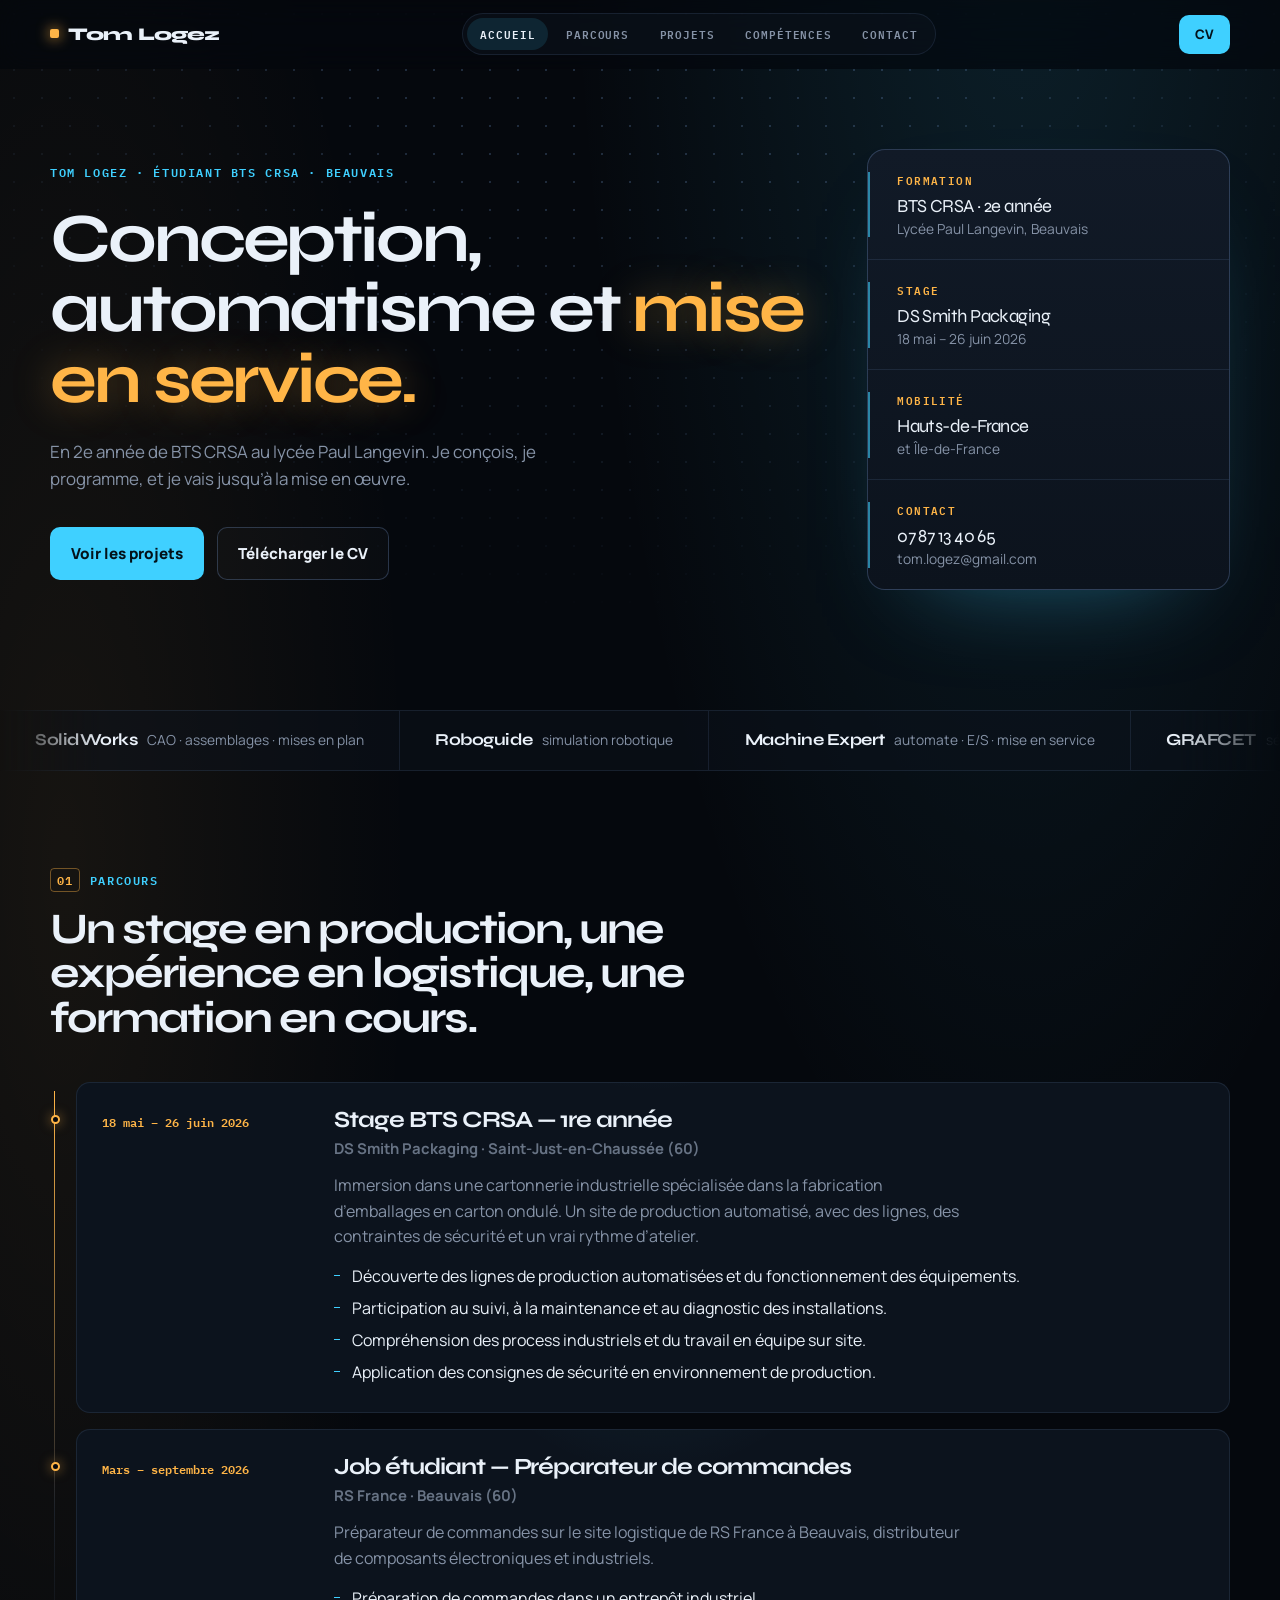
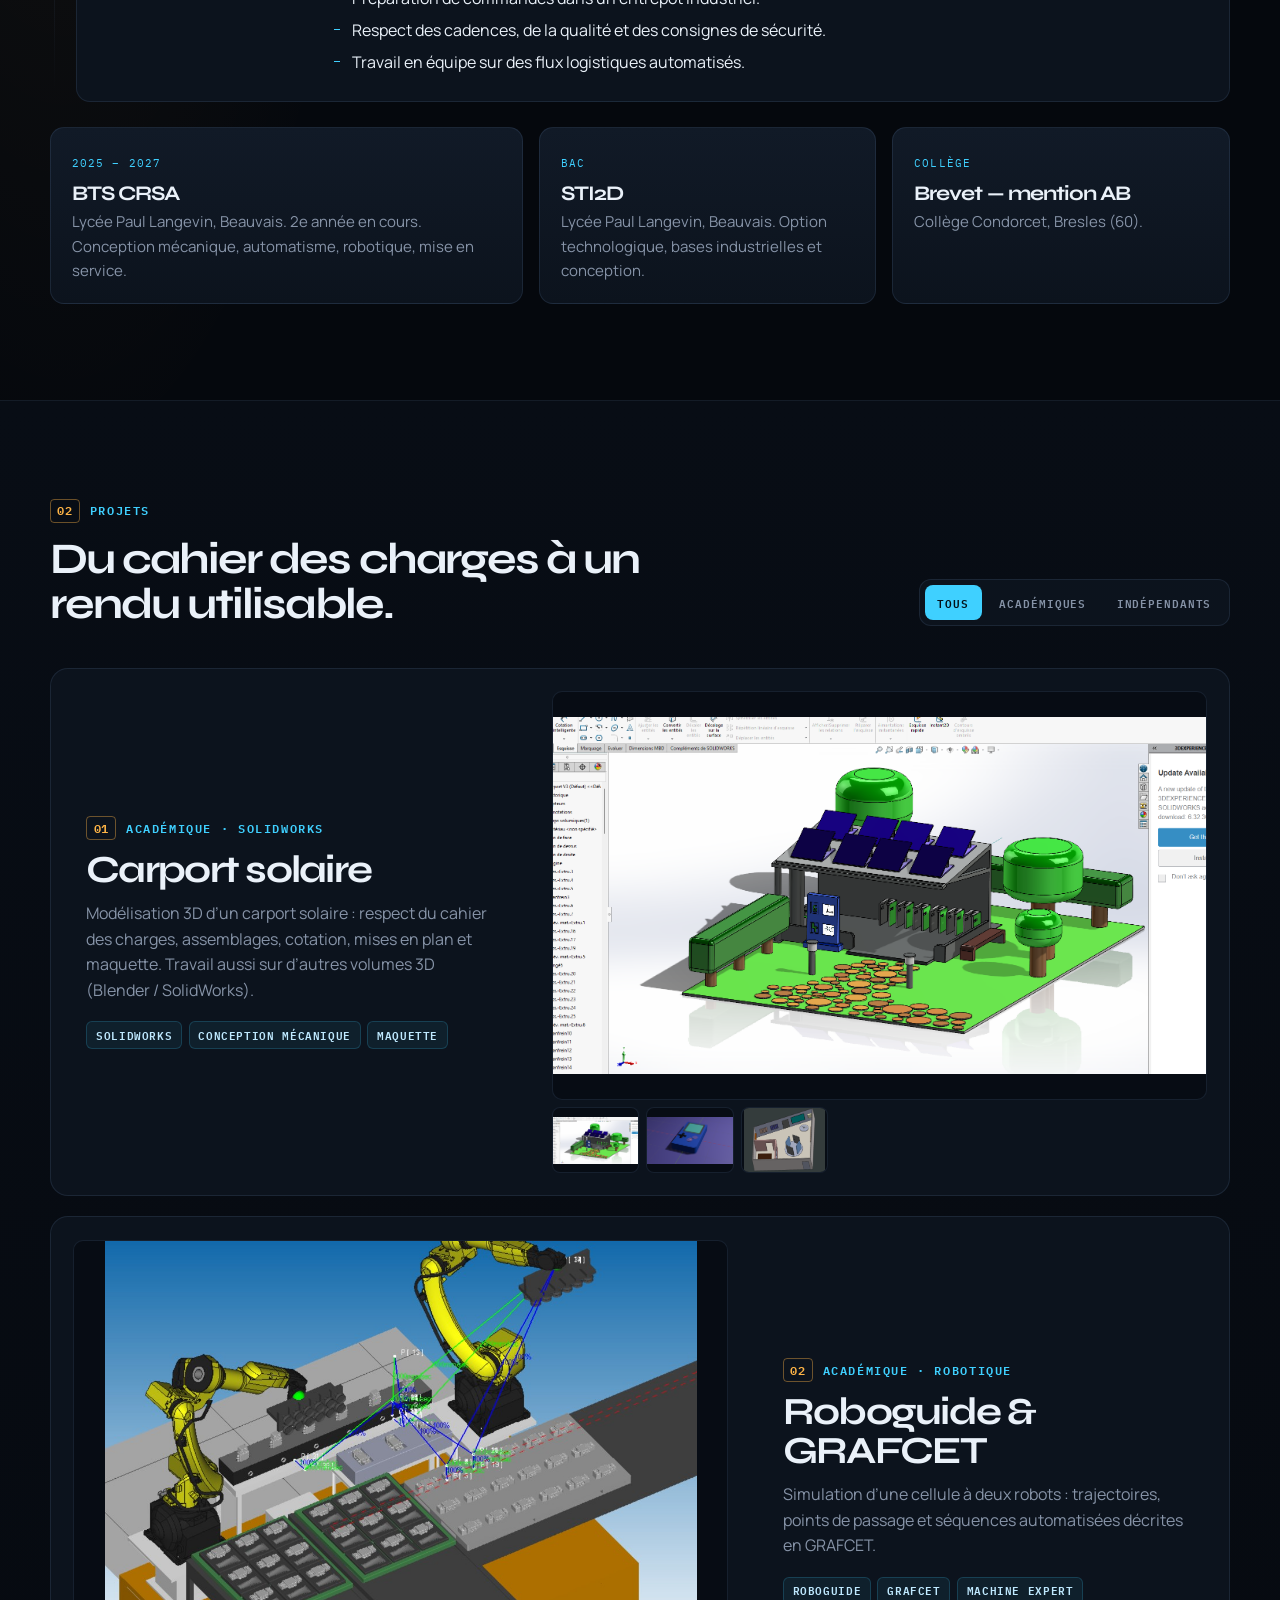
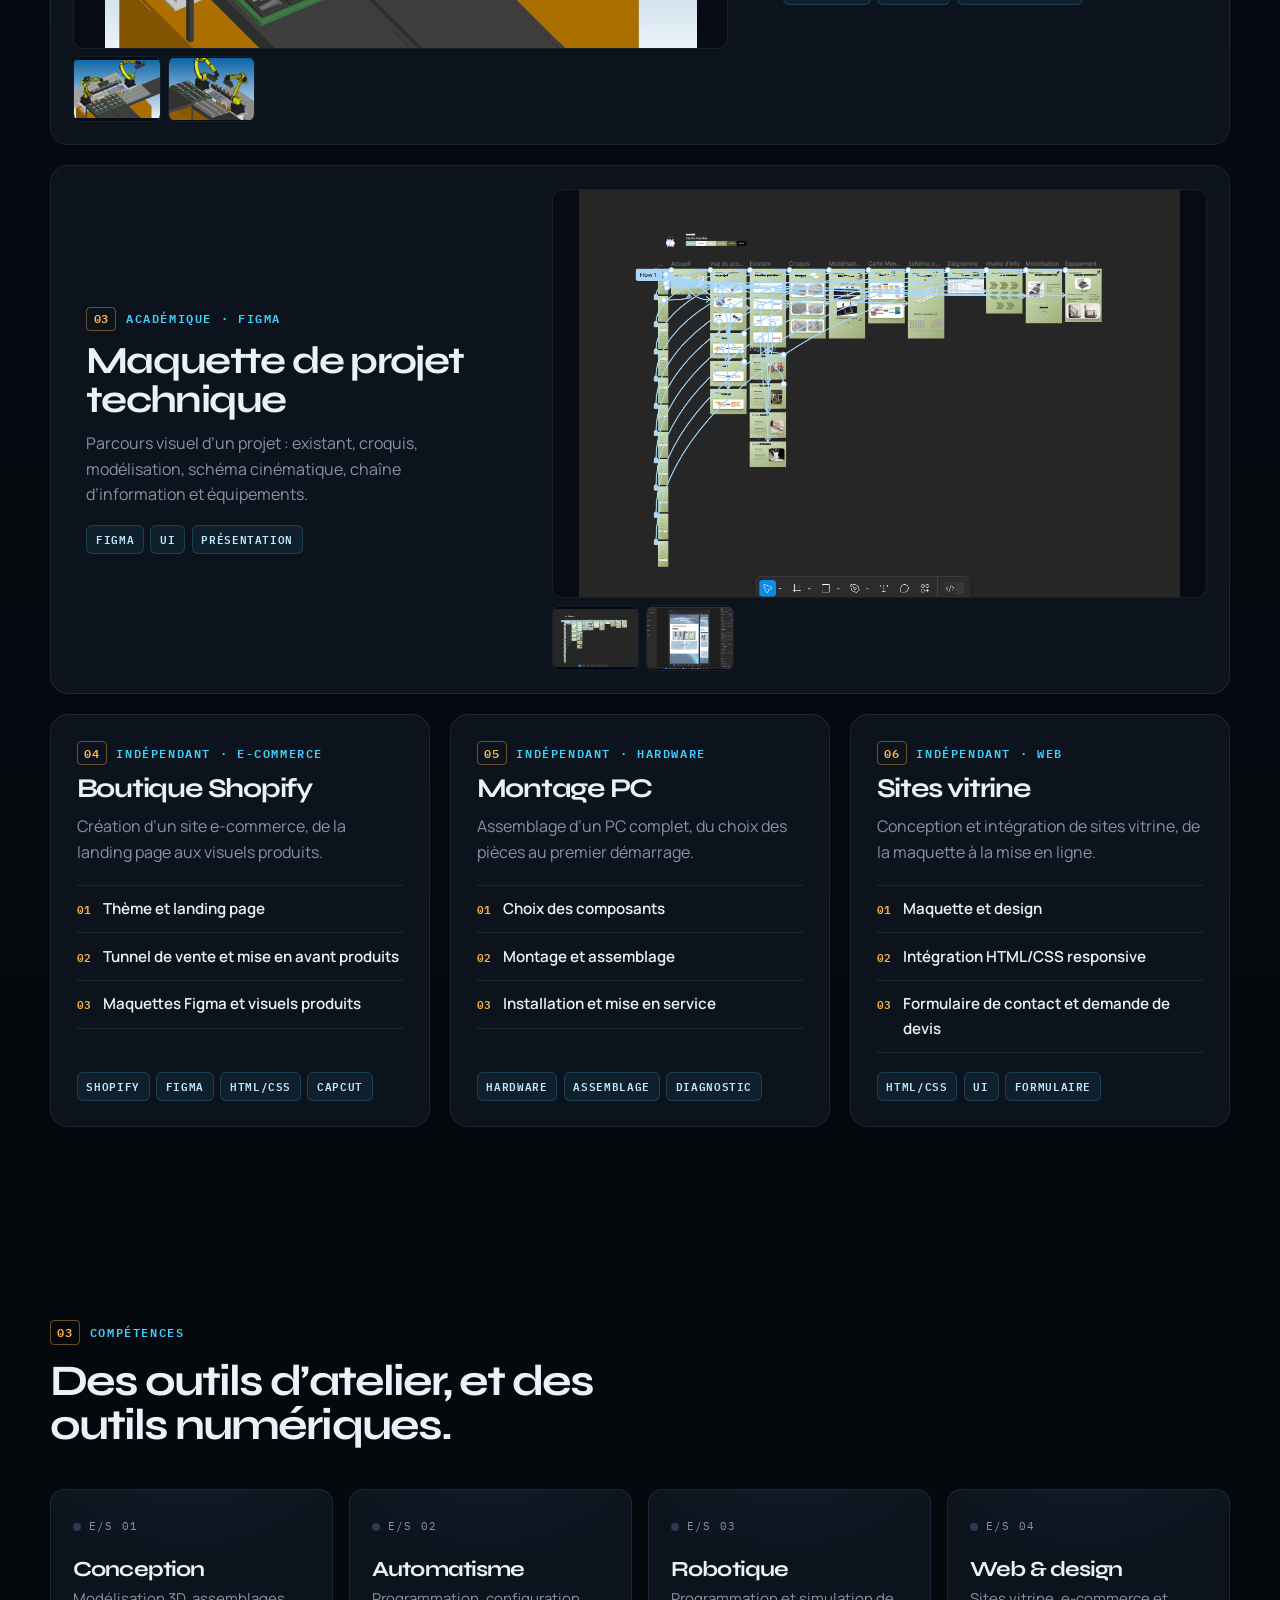
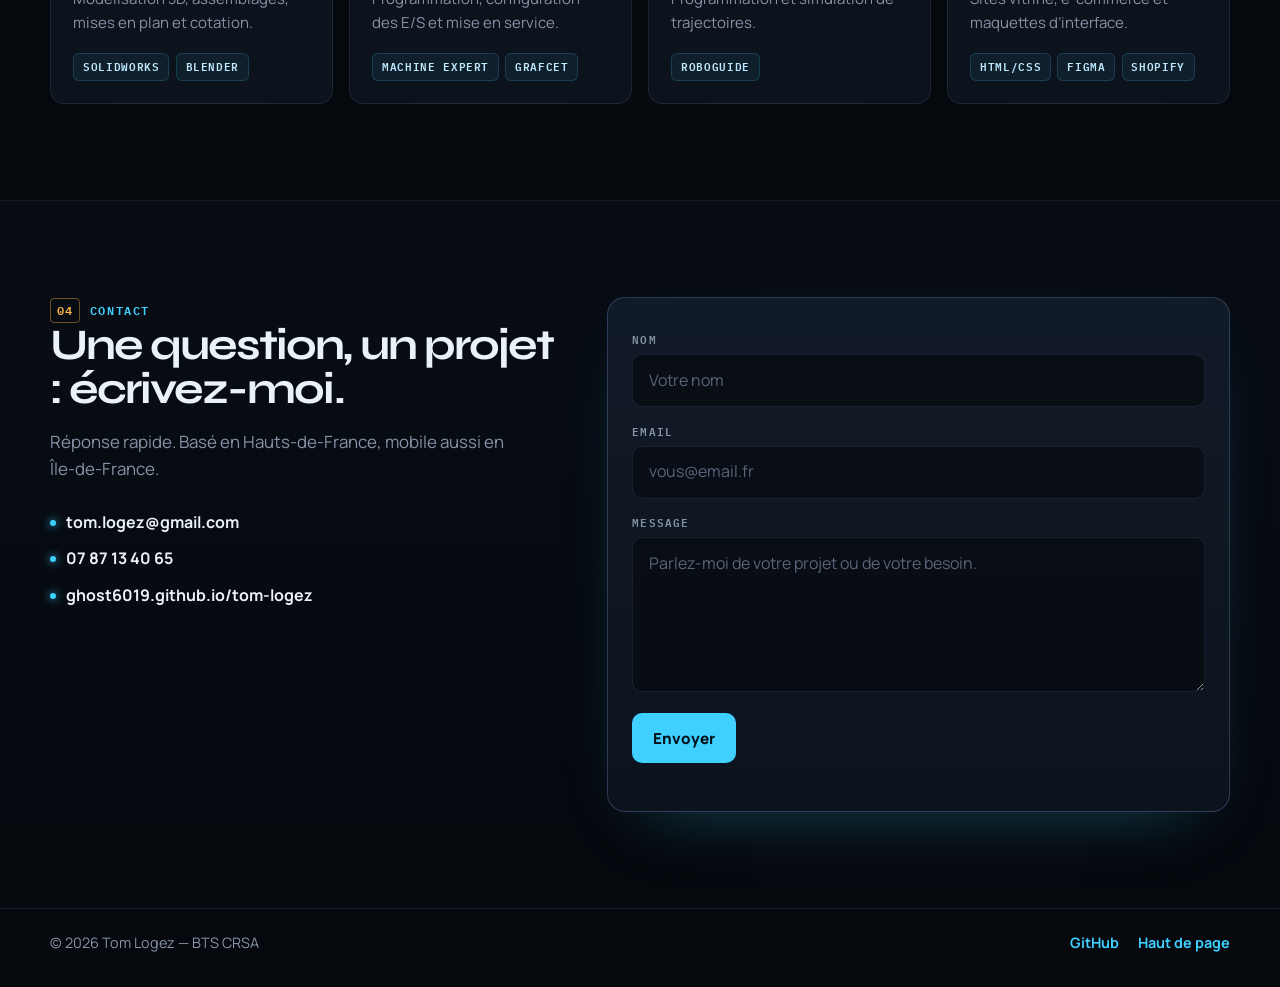
<file: index.html>
<!DOCTYPE html>
<html lang="fr">
<head>
  <meta charset="UTF-8">
  <meta name="viewport" content="width=device-width, initial-scale=1.0">
  <title>Tom Logez — Portfolio BTS CRSA</title>
  <meta name="description" content="Portfolio de Tom Logez, étudiant en BTS CRSA à Beauvais. Automatisme, conception SolidWorks, robotique et projets web.">
  <link rel="preconnect" href="https://fonts.googleapis.com">
  <link rel="preconnect" href="https://fonts.gstatic.com" crossorigin>
  <link href="https://fonts.googleapis.com/css2?family=IBM+Plex+Mono:wght@500;600&family=Manrope:wght@400;500;600;700;800&family=Syne:wght@700;800&display=swap" rel="stylesheet">
  <link rel="stylesheet" href="css/styles.css">
</head>
<body>
  <a class="skip" href="#accueil">Aller au contenu</a>
  <header class="header" id="header">
    <div class="wrap header__inner">
      <a class="logo" href="#accueil">Tom Logez</a>
      <nav class="nav" id="nav" aria-label="Navigation principale">
        <a href="#accueil">Accueil</a>
        <a href="#parcours">Parcours</a>
        <a href="#projets">Projets</a>
        <a href="#competences">Compétences</a>
        <a href="#contact">Contact</a>
        <a class="nav__cv" href="cv.html">Voir le CV</a>
      </nav>
      <a class="btn btn--small" href="cv.html">CV</a>
      <button class="burger" id="burger" type="button" aria-label="Ouvrir le menu" aria-expanded="false">
        <span></span><span></span>
      </button>
    </div>
  </header>

  <main>
    <section class="hero" id="accueil">
      <div class="wrap hero__grid">
        <div class="hero__copy">
          <p class="eyebrow">Tom Logez · Étudiant BTS CRSA · Beauvais</p>
          <h1>Conception, automatisme et <em>mise en service.</em></h1>
          <p class="lead">
            En 2e année de BTS CRSA au lycée Paul Langevin. Je conçois, je programme,
            et je vais jusqu’à la mise en œuvre.
          </p>
          <div class="hero__actions">
            <a class="btn" href="#projets">Voir les projets</a>
            <a class="btn btn--ghost" href="cv.html">Télécharger le CV</a>
          </div>
        </div>

        <dl class="specs" aria-label="Infos clés">
          <div>
            <dt>Formation</dt>
            <dd>BTS CRSA · 2e année<small>Lycée Paul Langevin, Beauvais</small></dd>
          </div>
          <div>
            <dt>Stage</dt>
            <dd>DS Smith Packaging<small>18 mai – 26 juin 2026</small></dd>
          </div>
          <div>
            <dt>Mobilité</dt>
            <dd>Hauts-de-France<small>et Île-de-France</small></dd>
          </div>
          <div>
            <dt>Contact</dt>
            <dd><a href="tel:+33787134065">07 87 13 40 65</a><small><a href="mailto:tom.logez@gmail.com">tom.logez@gmail.com</a></small></dd>
          </div>
        </dl>
      </div>
    </section>

    <section class="ticker" aria-label="Outils">
      <div class="ticker__track">
        <p><strong>SolidWorks</strong> CAO · assemblages · mises en plan</p>
        <p><strong>Roboguide</strong> simulation robotique</p>
        <p><strong>Machine Expert</strong> automate · E/S · mise en service</p>
        <p><strong>GRAFCET</strong> séquences automatisées</p>
        <p><strong>Figma</strong> maquettes d’interface</p>
        <p><strong>HTML/CSS</strong> sites vitrine</p>
        <p><strong>Shopify</strong> e-commerce</p>
      </div>
    </section>

    <section class="section" id="parcours">
      <div class="wrap">
        <div class="section__head">
          <p class="eyebrow"><span>01</span> Parcours</p>
          <h2>Un stage en production, une expérience en logistique, une formation en cours.</h2>
        </div>

        <div class="rail">
          <article class="rail__item">
            <p class="rail__when">18 mai – 26 juin 2026</p>
            <div>
              <h3>Stage BTS CRSA — 1re année</h3>
              <p class="where">DS Smith Packaging · Saint-Just-en-Chaussée (60)</p>
              <p>
                Immersion dans une cartonnerie industrielle spécialisée dans la fabrication
                d’emballages en carton ondulé. Un site de production automatisé, avec des
                lignes, des contraintes de sécurité et un vrai rythme d’atelier.
              </p>
              <ul>
                <li>Découverte des lignes de production automatisées et du fonctionnement des équipements.</li>
                <li>Participation au suivi, à la maintenance et au diagnostic des installations.</li>
                <li>Compréhension des process industriels et du travail en équipe sur site.</li>
                <li>Application des consignes de sécurité en environnement de production.</li>
              </ul>
            </div>
          </article>

          <article class="rail__item">
            <p class="rail__when">Mars – septembre 2026</p>
            <div>
              <h3>Job étudiant — Préparateur de commandes</h3>
              <p class="where">RS France · Beauvais (60)</p>
              <p>
                Préparateur de commandes sur le site logistique de RS France à Beauvais,
                distributeur de composants électroniques et industriels.
              </p>
              <ul>
                <li>Préparation de commandes dans un entrepôt industriel.</li>
                <li>Respect des cadences, de la qualité et des consignes de sécurité.</li>
                <li>Travail en équipe sur des flux logistiques automatisés.</li>
              </ul>
            </div>
          </article>
        </div>

        <div class="schools">
          <article>
            <span>2025 – 2027</span>
            <h3>BTS CRSA</h3>
            <p>Lycée Paul Langevin, Beauvais. 2e année en cours. Conception mécanique, automatisme, robotique, mise en service.</p>
          </article>
          <article>
            <span>Bac</span>
            <h3>STI2D</h3>
            <p>Lycée Paul Langevin, Beauvais. Option technologique, bases industrielles et conception.</p>
          </article>
          <article>
            <span>Collège</span>
            <h3>Brevet — mention AB</h3>
            <p>Collège Condorcet, Bresles (60).</p>
          </article>
        </div>
      </div>
    </section>

    <section class="section section--line" id="projets">
      <div class="wrap">
        <div class="section__head section__head--row">
          <div>
            <p class="eyebrow"><span>02</span> Projets</p>
            <h2>Du cahier des charges à un rendu utilisable.</h2>
          </div>
          <div class="filters" role="group" aria-label="Filtrer les projets">
            <button type="button" class="is-on" data-filter="all" aria-pressed="true">Tous</button>
            <button type="button" data-filter="academique" aria-pressed="false">Académiques</button>
            <button type="button" data-filter="independant" aria-pressed="false">Indépendants</button>
          </div>
        </div>

        <div class="works">
          <article class="case work work--wide" data-cat="academique">
            <div class="work__copy">
              <p class="kicker"><span>01</span> Académique · SolidWorks</p>
              <h3>Carport solaire</h3>
              <p>Modélisation 3D d’un carport solaire : respect du cahier des charges, assemblages, cotation, mises en plan et maquette. Travail aussi sur d’autres volumes 3D (Blender / SolidWorks).</p>
              <ul class="tags">
                <li>SolidWorks</li>
                <li>Conception mécanique</li>
                <li>Maquette</li>
              </ul>
            </div>
            <div class="work__media">
              <button type="button" class="shot" data-lightbox="assets/projets/academique/carport-1.png">
                <img src="assets/projets/academique/carport-1.png" alt="Modélisation SolidWorks du carport solaire">
              </button>
              <div class="thumbs">
                <button type="button" data-lightbox="assets/projets/academique/carport-1.png"><img src="assets/projets/academique/carport-1.png" alt=""></button>
                <button type="button" data-lightbox="assets/projets/academique/carport-blender.png"><img src="assets/projets/academique/carport-blender.png" alt=""></button>
                <button type="button" data-lightbox="assets/projets/academique/modelisation-3d.png"><img src="assets/projets/academique/modelisation-3d.png" alt=""></button>
              </div>
            </div>
          </article>

          <article class="case work work--wide work--flip" data-cat="academique">
            <div class="work__copy">
              <p class="kicker"><span>02</span> Académique · Robotique</p>
              <h3>Roboguide &amp; GRAFCET</h3>
              <p>Simulation d’une cellule à deux robots : trajectoires, points de passage et séquences automatisées décrites en GRAFCET.</p>
              <ul class="tags">
                <li>Roboguide</li>
                <li>GRAFCET</li>
                <li>Machine Expert</li>
              </ul>
            </div>
            <div class="work__media">
              <button type="button" class="shot" data-lightbox="assets/projets/academique/roboguide-trajectoires.png">
                <img src="assets/projets/academique/roboguide-trajectoires.png" alt="Trajectoires et points de passage des deux robots sur Roboguide">
              </button>
              <div class="thumbs">
                <button type="button" data-lightbox="assets/projets/academique/roboguide-trajectoires.png"><img src="assets/projets/academique/roboguide-trajectoires.png" alt=""></button>
                <button type="button" data-lightbox="assets/projets/academique/roboguide-cellule.png"><img src="assets/projets/academique/roboguide-cellule.png" alt=""></button>
              </div>
            </div>
          </article>

          <article class="case work work--wide" data-cat="academique">
            <div class="work__copy">
              <p class="kicker"><span>03</span> Académique · Figma</p>
              <h3>Maquette de projet technique</h3>
              <p>Parcours visuel d’un projet : existant, croquis, modélisation, schéma cinématique, chaîne d’information et équipements.</p>
              <ul class="tags">
                <li>Figma</li>
                <li>UI</li>
                <li>Présentation</li>
              </ul>
            </div>
            <div class="work__media">
              <button type="button" class="shot" data-lightbox="assets/projets/academique/figma-1.png">
                <img src="assets/projets/academique/figma-1.png" alt="Maquette Figma du projet académique">
              </button>
              <div class="thumbs">
                <button type="button" data-lightbox="assets/projets/academique/figma-1.png"><img src="assets/projets/academique/figma-1.png" alt=""></button>
                <button type="button" data-lightbox="assets/projets/academique/figma-2.png"><img src="assets/projets/academique/figma-2.png" alt=""></button>
              </div>
            </div>
          </article>

          <article class="case work work--card" data-cat="independant">
            <p class="kicker"><span>04</span> Indépendant · E-commerce</p>
            <h3>Boutique Shopify</h3>
            <p>Création d’un site e-commerce, de la landing page aux visuels produits.</p>
            <ul class="deliverables">
              <li>Thème et landing page</li>
              <li>Tunnel de vente et mise en avant produits</li>
              <li>Maquettes Figma et visuels produits</li>
            </ul>
            <ul class="tags">
              <li>Shopify</li>
              <li>Figma</li>
              <li>HTML/CSS</li>
              <li>CapCut</li>
            </ul>
          </article>

          <article class="case work work--card" data-cat="independant">
            <p class="kicker"><span>05</span> Indépendant · Hardware</p>
            <h3>Montage PC</h3>
            <p>Assemblage d’un PC complet, du choix des pièces au premier démarrage.</p>
            <ul class="deliverables">
              <li>Choix des composants</li>
              <li>Montage et assemblage</li>
              <li>Installation et mise en service</li>
            </ul>
            <ul class="tags">
              <li>Hardware</li>
              <li>Assemblage</li>
              <li>Diagnostic</li>
            </ul>
          </article>

          <article class="case work work--card" data-cat="independant">
            <p class="kicker"><span>06</span> Indépendant · Web</p>
            <h3>Sites vitrine</h3>
            <p>Conception et intégration de sites vitrine, de la maquette à la mise en ligne.</p>
            <ul class="deliverables">
              <li>Maquette et design</li>
              <li>Intégration HTML/CSS responsive</li>
              <li>Formulaire de contact et demande de devis</li>
            </ul>
            <ul class="tags">
              <li>HTML/CSS</li>
              <li>UI</li>
              <li>Formulaire</li>
            </ul>
          </article>
        </div>
      </div>
    </section>

    <section class="section" id="competences">
      <div class="wrap">
        <div class="section__head">
          <p class="eyebrow"><span>03</span> Compétences</p>
          <h2>Des outils d’atelier, et des outils numériques.</h2>
        </div>
        <div class="skills">
          <article>
            <span class="skills__io">E/S 01</span>
            <h3>Conception</h3>
            <p>Modélisation 3D, assemblages, mises en plan et cotation.</p>
            <ul class="tags">
              <li>SolidWorks</li>
              <li>Blender</li>
            </ul>
          </article>
          <article>
            <span class="skills__io">E/S 02</span>
            <h3>Automatisme</h3>
            <p>Programmation, configuration des E/S et mise en service.</p>
            <ul class="tags">
              <li>Machine Expert</li>
              <li>GRAFCET</li>
            </ul>
          </article>
          <article>
            <span class="skills__io">E/S 03</span>
            <h3>Robotique</h3>
            <p>Programmation et simulation de trajectoires.</p>
            <ul class="tags">
              <li>Roboguide</li>
            </ul>
          </article>
          <article>
            <span class="skills__io">E/S 04</span>
            <h3>Web &amp; design</h3>
            <p>Sites vitrine, e-commerce et maquettes d’interface.</p>
            <ul class="tags">
              <li>HTML/CSS</li>
              <li>Figma</li>
              <li>Shopify</li>
            </ul>
          </article>
        </div>
      </div>
    </section>

    <section class="section section--line" id="contact">
      <div class="wrap contact">
        <div>
          <p class="eyebrow"><span>04</span> Contact</p>
          <h2>Une question, un projet : écrivez-moi.</h2>
          <p class="lead">Réponse rapide. Basé en Hauts-de-France, mobile aussi en Île-de-France.</p>
          <ul class="contact__list">
            <li><a href="mailto:tom.logez@gmail.com">tom.logez@gmail.com</a></li>
            <li><a href="tel:+33787134065">07 87 13 40 65</a></li>
            <li><a href="https://ghost6019.github.io/tom-logez/">ghost6019.github.io/tom-logez</a></li>
          </ul>
        </div>
        <form class="form" id="contactForm" novalidate>
          <label for="name">Nom</label>
          <input id="name" name="name" type="text" required autocomplete="name" placeholder="Votre nom">
          <label for="email">Email</label>
          <input id="email" name="email" type="email" required autocomplete="email" placeholder="vous@email.fr">
          <label for="message">Message</label>
          <textarea id="message" name="message" rows="5" required placeholder="Parlez-moi de votre projet ou de votre besoin."></textarea>
          <button class="btn" type="submit">Envoyer</button>
          <p class="form__note" id="formNote" role="status"></p>
        </form>
      </div>
    </section>
  </main>

  <footer class="footer">
    <div class="wrap footer__inner">
      <p>© 2026 Tom Logez — BTS CRSA</p>
      <div class="footer__links">
        <a href="https://github.com/ghost6019/tom-logez">GitHub</a>
        <a href="#accueil">Haut de page</a>
      </div>
    </div>
  </footer>

  <div class="lightbox" id="lightbox" hidden>
    <button type="button" class="lightbox__close" aria-label="Fermer">Fermer</button>
    <img alt="">
  </div>

  <script src="js/main.js"></script>
</body>
</html>
</file>
<file: css/styles.css>
:root {
  --bg: #05080d;
  --bg-2: #080d15;
  --surface: #0c131d;
  --surface-2: #111a27;
  --ink: #eaf1f9;
  --muted: #8693a7;
  --line: rgba(130, 170, 230, 0.12);
  --line-strong: rgba(130, 170, 230, 0.26);
  --accent: #3fd0ff;
  --signal: #ffb547;
  --glow: 0 0 0 1px rgba(63, 208, 255, 0.35), 0 10px 40px -10px rgba(63, 208, 255, 0.5);
  --radius: 14px;
  --display: "Syne", system-ui, sans-serif;
  --body: "Manrope", system-ui, sans-serif;
  --mono: "IBM Plex Mono", ui-monospace, monospace;
}

*,
*::before,
*::after {
  box-sizing: border-box;
  margin: 0;
  padding: 0;
}

html {
  scroll-behavior: smooth;
  background: var(--bg);
}

body {
  font-family: var(--body);
  color: var(--ink);
  line-height: 1.6;
  -webkit-font-smoothing: antialiased;
  background:
    radial-gradient(ellipse 60% 45% at 80% -5%, rgba(63, 208, 255, 0.13), transparent 60%),
    radial-gradient(ellipse 45% 35% at 5% 15%, rgba(255, 181, 71, 0.07), transparent 60%),
    var(--bg);
  position: relative;
  overflow-x: clip;
}

body::before {
  content: "";
  position: absolute;
  inset: 0 0 auto;
  height: 1200px;
  pointer-events: none;
  background-image:
    radial-gradient(circle, rgba(130, 170, 230, 0.22) 1px, transparent 1.5px);
  background-size: 28px 28px;
  mask-image: radial-gradient(ellipse 85% 70% at 50% 0%, #000 25%, transparent 75%);
  -webkit-mask-image: radial-gradient(ellipse 85% 70% at 50% 0%, #000 25%, transparent 75%);
  z-index: 0;
}

body > * {
  position: relative;
  z-index: 1;
}

img,
video {
  max-width: 100%;
  display: block;
}

a {
  color: inherit;
  text-decoration: none;
}

::selection {
  background: rgba(63, 208, 255, 0.3);
}

:focus-visible {
  outline: 2px solid var(--accent);
  outline-offset: 3px;
}

.skip {
  position: absolute;
  left: 1rem;
  top: 0;
  transform: translateY(-120%);
  z-index: 40;
  background: var(--accent);
  color: #03121a;
  font-weight: 800;
  padding: 0.55rem 0.9rem;
  border-radius: 8px;
}

.skip:focus {
  transform: none;
  top: 0.7rem;
}

.wrap {
  width: min(1180px, calc(100% - 2.5rem));
  margin-inline: auto;
}

/* Header */

.header {
  position: sticky;
  top: 0;
  z-index: 20;
  background: rgba(5, 8, 13, 0.72);
  backdrop-filter: blur(16px) saturate(140%);
  border-bottom: 1px solid transparent;
  transition: border-color 0.2s ease;
}

.header.is-scrolled {
  border-bottom-color: var(--line);
}

.header__inner {
  display: flex;
  align-items: center;
  justify-content: space-between;
  height: 68px;
  gap: 1rem;
}

.logo {
  font-family: var(--display);
  font-weight: 800;
  letter-spacing: -0.04em;
  font-size: 1.12rem;
  display: inline-flex;
  align-items: center;
  gap: 0.55rem;
}

.logo::before {
  content: "";
  width: 9px;
  height: 9px;
  border-radius: 2px;
  background: var(--signal);
  box-shadow: 0 0 14px var(--signal);
}

.nav {
  display: flex;
  gap: 0.3rem;
  padding: 0.3rem;
  border: 1px solid var(--line);
  border-radius: 999px;
  background: rgba(12, 19, 29, 0.6);
}

.nav a {
  color: var(--muted);
  font-family: var(--mono);
  font-size: 0.7rem;
  font-weight: 600;
  letter-spacing: 0.08em;
  text-transform: uppercase;
  padding: 0.42rem 0.8rem;
  border-radius: 999px;
  transition: color 0.2s ease, background 0.2s ease;
}

.nav a:hover {
  color: var(--ink);
}

.nav a.is-active {
  color: var(--ink);
  background: rgba(63, 208, 255, 0.12);
}

.nav__cv {
  display: none;
}

/* Buttons */

.btn {
  display: inline-flex;
  align-items: center;
  justify-content: center;
  gap: 0.5rem;
  padding: 0.85rem 1.25rem;
  border-radius: 10px;
  background: var(--accent);
  color: #03121a;
  font-weight: 800;
  font-size: 0.95rem;
  border: 1px solid transparent;
  cursor: pointer;
  font-family: inherit;
  transition: box-shadow 0.2s ease, transform 0.2s ease;
}

.btn:hover {
  box-shadow: var(--glow);
  transform: translateY(-1px);
}

.btn--small {
  padding: 0.5rem 0.95rem;
  font-size: 0.82rem;
}

.btn--ghost {
  background: rgba(255, 255, 255, 0.02);
  color: var(--ink);
  border-color: var(--line-strong);
}

.btn--ghost:hover {
  border-color: var(--accent);
  box-shadow: none;
  color: var(--accent);
}

.burger {
  display: none;
  width: 42px;
  height: 42px;
  border: 1px solid var(--line-strong);
  border-radius: 10px;
  background: transparent;
  flex-direction: column;
  justify-content: center;
  gap: 6px;
  padding: 0 11px;
}

.burger span {
  display: block;
  height: 2px;
  background: var(--ink);
}

/* Type */

.eyebrow,
.kicker {
  display: inline-flex;
  align-items: center;
  gap: 0.6rem;
  font-family: var(--mono);
  font-size: 0.72rem;
  font-weight: 600;
  letter-spacing: 0.14em;
  text-transform: uppercase;
  color: var(--accent);
}

.eyebrow span,
.kicker span {
  color: var(--signal);
  padding: 0.12rem 0.4rem;
  border: 1px solid rgba(255, 181, 71, 0.4);
  border-radius: 4px;
  letter-spacing: 0.06em;
}

h1,
h2,
h3 {
  font-family: var(--display);
  letter-spacing: -0.045em;
  line-height: 1.02;
}

h1 {
  font-size: clamp(2.7rem, 5.4vw, 4.8rem);
  margin-bottom: 1.4rem;
}

h1 em {
  font-style: normal;
  color: var(--signal);
  text-shadow: 0 0 40px rgba(255, 181, 71, 0.35);
}

h2 {
  font-size: clamp(1.8rem, 3.4vw, 2.75rem);
  max-width: 20ch;
}

.lead {
  max-width: 46ch;
  color: var(--muted);
  font-size: 1.06rem;
}

/* Hero */

.hero {
  padding: 5rem 0 4.5rem;
}

.hero__grid {
  display: grid;
  grid-template-columns: 1.35fr 0.65fr;
  gap: 4rem;
  align-items: center;
}

.hero__copy .eyebrow {
  margin-bottom: 1.4rem;
}

.hero h1 {
  font-size: clamp(2.7rem, 5.4vw, 4.8rem);
  max-width: 15ch;
}

.hero .lead {
  max-width: 50ch;
}

.hero__actions {
  display: flex;
  flex-wrap: wrap;
  gap: 0.8rem;
  margin-top: 2.2rem;
}

.specs {
  display: grid;
  border: 1px solid var(--line-strong);
  border-radius: 18px;
  background: linear-gradient(180deg, var(--surface-2), var(--surface));
  box-shadow: 0 40px 100px -60px rgba(63, 208, 255, 0.5);
  overflow: hidden;
}

.specs > div {
  position: relative;
  padding: 1.35rem 1.5rem 1.35rem 1.8rem;
  border-bottom: 1px solid var(--line);
}

.specs > div:last-child {
  border-bottom: 0;
}

.specs > div::before {
  content: "";
  position: absolute;
  left: 0;
  top: 1.35rem;
  bottom: 1.35rem;
  width: 2px;
  background: var(--accent);
  opacity: 0.6;
}

.specs dt {
  font-family: var(--mono);
  font-size: 0.66rem;
  font-weight: 600;
  letter-spacing: 0.14em;
  text-transform: uppercase;
  color: var(--signal);
  margin-bottom: 0.4rem;
}

.specs dd {
  font-family: var(--display);
  font-size: 1.15rem;
  letter-spacing: -0.03em;
  line-height: 1.2;
}

.specs small {
  display: block;
  margin-top: 0.25rem;
  font-family: var(--body);
  font-size: 0.86rem;
  letter-spacing: 0;
  color: var(--muted);
}

.specs a:hover {
  color: var(--accent);
}

/* Ticker */

.ticker {
  margin-top: 3rem;
  border-block: 1px solid var(--line);
  background: rgba(12, 19, 29, 0.5);
  overflow: hidden;
  mask-image: linear-gradient(90deg, transparent, #000 8%, #000 92%, transparent);
  -webkit-mask-image: linear-gradient(90deg, transparent, #000 8%, #000 92%, transparent);
}

.ticker__track {
  display: flex;
  width: max-content;
  animation: ticker 38s linear infinite;
}

.ticker:hover .ticker__track {
  animation-play-state: paused;
}

.ticker p {
  display: flex;
  align-items: baseline;
  gap: 0.6rem;
  padding: 1rem 2.2rem;
  white-space: nowrap;
  color: var(--muted);
  font-size: 0.86rem;
  border-right: 1px solid var(--line);
}

.ticker strong {
  color: var(--ink);
  font-family: var(--display);
  font-size: 1.05rem;
  letter-spacing: -0.03em;
}

@keyframes ticker {
  to {
    transform: translateX(-50%);
  }
}

/* Sections */

.section {
  padding: 6rem 0;
}

.section--line {
  background: linear-gradient(180deg, var(--bg-2), var(--bg));
  border-top: 1px solid var(--line);
}

.section__head {
  margin-bottom: 2.6rem;
}

.section__head .eyebrow {
  margin-bottom: 0.9rem;
}

.section__head--row {
  display: flex;
  justify-content: space-between;
  align-items: flex-end;
  gap: 1.5rem;
}

/* Parcours */

.rail {
  position: relative;
  display: grid;
  gap: 1rem;
  padding-left: 1.6rem;
}

.rail::before {
  content: "";
  position: absolute;
  left: 4px;
  top: 0.6rem;
  bottom: 0.6rem;
  width: 1px;
  background: linear-gradient(180deg, var(--signal), var(--line) 70%, transparent);
}

.rail__item {
  position: relative;
  display: grid;
  grid-template-columns: 200px 1fr;
  gap: 2rem;
  padding: 1.6rem;
  border: 1px solid var(--line);
  border-radius: var(--radius);
  transition: border-color 0.25s ease;
}

.rail__item:hover {
  border-color: var(--line-strong);
}

.rail__item::before {
  content: "";
  position: absolute;
  left: -1.6rem;
  top: 2rem;
  width: 9px;
  height: 9px;
  border-radius: 50%;
  background: var(--bg);
  border: 2px solid var(--signal);
  box-shadow: 0 0 12px rgba(255, 181, 71, 0.6);
}

.rail__item .rail__when {
  font-family: var(--mono);
  font-size: 0.76rem;
  font-weight: 600;
  color: var(--signal);
  padding-top: 0.3rem;
}

.rail__item h3 {
  font-size: 1.45rem;
}

.where {
  color: var(--ink);
  opacity: 0.75;
  font-weight: 700;
  font-size: 0.93rem;
  margin: 0.35rem 0 0.75rem;
}

.rail__item p {
  color: var(--muted);
  max-width: 64ch;
}

.rail ul {
  margin-top: 0.9rem;
  list-style: none;
  display: grid;
  gap: 0.4rem;
}

.rail li {
  position: relative;
  padding-left: 1.1rem;
}

.rail li::before {
  content: "";
  position: absolute;
  left: 0;
  top: 0.68em;
  width: 6px;
  height: 1px;
  background: var(--accent);
}

.schools {
  display: grid;
  grid-template-columns: 1.4fr 1fr 1fr;
  gap: 1rem;
  margin-top: 1.6rem;
}

.schools article {
  padding: 1.3rem;
  border: 1px solid var(--line);
  border-radius: var(--radius);
  background: linear-gradient(180deg, var(--surface-2), var(--surface));
}

.schools span {
  font-family: var(--mono);
  font-size: 0.7rem;
  letter-spacing: 0.1em;
  text-transform: uppercase;
  color: var(--accent);
}

.schools h3 {
  margin: 0.5rem 0 0.4rem;
  font-size: 1.3rem;
}

.schools p {
  color: var(--muted);
  font-size: 0.94rem;
}

/* Projects */

.filters {
  display: flex;
  flex-wrap: wrap;
  gap: 0.3rem;
  padding: 0.3rem;
  border: 1px solid var(--line);
  border-radius: 12px;
  background: var(--surface);
}

.filters button {
  font-family: var(--mono);
  font-weight: 600;
  font-size: 0.7rem;
  letter-spacing: 0.08em;
  text-transform: uppercase;
  padding: 0.5rem 0.8rem;
  border: 0;
  border-radius: 8px;
  background: transparent;
  color: var(--muted);
  cursor: pointer;
  transition: color 0.2s ease, background 0.2s ease;
}

.filters button:hover {
  color: var(--ink);
}

.filters button.is-on {
  background: var(--accent);
  color: #03121a;
}

.works {
  display: grid;
  grid-template-columns: repeat(3, 1fr);
  gap: 1.25rem;
}

.case.is-hidden {
  display: none;
}

.work {
  border: 1px solid var(--line);
  border-radius: 18px;
  transition: border-color 0.25s ease, box-shadow 0.25s ease;
}

.work:hover {
  border-color: var(--line-strong);
  box-shadow: 0 24px 60px -30px rgba(63, 208, 255, 0.3);
}

.work--wide {
  grid-column: 1 / -1;
  display: grid;
  grid-template-columns: 0.8fr 1.2fr;
  gap: 2.6rem;
  align-items: center;
  padding: 1.4rem;
}

.work--flip {
  grid-template-columns: 1.2fr 0.8fr;
}

.work--flip .work__copy {
  order: 2;
}

.work__copy {
  padding: 0.8rem;
}

.work h3 {
  font-size: clamp(1.7rem, 3vw, 2.4rem);
  margin: 0.6rem 0 0.75rem;
}

.work__copy > p:not(.kicker),
.work--card > p:not(.kicker) {
  color: var(--muted);
  max-width: 44ch;
}

.work--card {
  display: flex;
  flex-direction: column;
  padding: 1.6rem;
}

.work--card h3 {
  font-size: 1.7rem;
}

.work--card .tags {
  margin-top: auto;
  padding-top: 1.2rem;
}

.deliverables {
  list-style: none;
  margin: 1.2rem 0 0;
  border-top: 1px solid var(--line);
  counter-reset: step;
}

.deliverables li {
  counter-increment: step;
  display: flex;
  gap: 0.8rem;
  align-items: baseline;
  padding: 0.7rem 0;
  border-bottom: 1px solid var(--line);
  font-weight: 600;
  font-size: 0.95rem;
}

.deliverables li::before {
  content: counter(step, decimal-leading-zero);
  font-family: var(--mono);
  font-size: 0.68rem;
  color: var(--signal);
}

.shot,
.thumbs button {
  position: relative;
  border: 1px solid var(--line);
  padding: 0;
  background: #070c14;
  cursor: zoom-in;
  width: 100%;
  overflow: hidden;
  border-radius: 10px;
  transition: border-color 0.2s ease;
}

.shot:hover,
.thumbs button:hover {
  border-color: var(--accent);
}

.shot {
  display: block;
  aspect-ratio: 16 / 10;
}

.shot img,
.shot video,
.thumbs img {
  width: 100%;
  height: 100%;
  object-fit: contain;
  transition: transform 0.4s ease;
}

.shot:hover img {
  transform: scale(1.02);
}

.thumbs {
  display: grid;
  grid-template-columns: repeat(auto-fill, minmax(84px, 1fr));
  gap: 0.45rem;
  margin-top: 0.45rem;
}

.thumbs button {
  aspect-ratio: 4 / 3;
  border-radius: 8px;
}

.tags {
  display: flex;
  flex-wrap: wrap;
  gap: 0.4rem;
  margin-top: 1.1rem;
  list-style: none;
}

.tags li {
  font-family: var(--mono);
  font-size: 0.66rem;
  font-weight: 600;
  letter-spacing: 0.06em;
  text-transform: uppercase;
  padding: 0.3rem 0.55rem;
  border-radius: 6px;
  color: #bfe9ff;
  background: rgba(63, 208, 255, 0.07);
  border: 1px solid rgba(63, 208, 255, 0.18);
}

/* Skills */

.skills {
  display: grid;
  grid-template-columns: repeat(4, 1fr);
  gap: 1rem;
}

.skills article {
  position: relative;
  padding: 1.4rem;
  border: 1px solid var(--line);
  border-radius: var(--radius);
  overflow: hidden;
  transition: border-color 0.25s ease, transform 0.25s ease;
}

.skills article:hover {
  border-color: var(--line-strong);
  transform: translateY(-3px);
}

.skills__io {
  display: inline-flex;
  align-items: center;
  gap: 0.45rem;
  font-family: var(--mono);
  font-size: 0.66rem;
  letter-spacing: 0.12em;
  color: var(--muted);
  margin-bottom: 1.4rem;
}

.skills__io::before {
  content: "";
  width: 8px;
  height: 8px;
  border-radius: 50%;
  background: var(--line-strong);
  transition: background 0.2s ease, box-shadow 0.2s ease;
}

.skills article:hover .skills__io::before {
  background: #57f287;
  box-shadow: 0 0 10px #57f287;
}

.skills h3 {
  font-size: 1.35rem;
  margin-bottom: 0.45rem;
}

.skills p {
  color: var(--muted);
  font-size: 0.94rem;
}

/* Contact */

.contact {
  display: grid;
  grid-template-columns: 0.9fr 1.1fr;
  gap: 3rem;
  align-items: start;
}

.contact .lead {
  margin-top: 1rem;
}

.contact__list {
  list-style: none;
  margin-top: 1.6rem;
  display: grid;
  gap: 0.55rem;
}

.contact__list a {
  display: inline-flex;
  align-items: center;
  gap: 0.6rem;
  font-weight: 700;
  transition: color 0.2s ease;
}

.contact__list a::before {
  content: "";
  width: 6px;
  height: 6px;
  border-radius: 50%;
  background: var(--accent);
  box-shadow: 0 0 8px var(--accent);
}

.contact__list a:hover {
  color: var(--accent);
}

.form {
  display: grid;
  gap: 0.4rem;
  padding: 1.5rem;
  border-radius: 18px;
  border: 1px solid var(--line-strong);
  background: linear-gradient(180deg, var(--surface-2), var(--surface));
  box-shadow: 0 30px 70px -40px rgba(63, 208, 255, 0.35);
}

.form label {
  font-family: var(--mono);
  font-size: 0.68rem;
  font-weight: 600;
  letter-spacing: 0.1em;
  text-transform: uppercase;
  color: var(--muted);
  margin-top: 0.5rem;
}

.form input,
.form textarea {
  width: 100%;
  border: 1px solid var(--line);
  background: rgba(5, 8, 13, 0.6);
  color: var(--ink);
  border-radius: 10px;
  padding: 0.8rem 0.95rem;
  font: inherit;
  transition: border-color 0.2s ease, box-shadow 0.2s ease;
}

.form input::placeholder,
.form textarea::placeholder {
  color: #59667a;
}

.form input:focus,
.form textarea:focus {
  outline: none;
  border-color: var(--accent);
  box-shadow: 0 0 0 3px rgba(63, 208, 255, 0.15);
}

.form .btn {
  margin-top: 0.9rem;
  justify-self: start;
}

.form__note {
  min-height: 1.2em;
  font-size: 0.9rem;
  color: var(--muted);
}

/* Footer */

.footer {
  border-top: 1px solid var(--line);
  padding: 1.4rem 0 2rem;
  color: var(--muted);
  font-size: 0.9rem;
}

.footer__inner {
  display: flex;
  justify-content: space-between;
  align-items: center;
  gap: 1rem;
}

.footer__links {
  display: flex;
  gap: 1.2rem;
}

.footer a {
  font-weight: 700;
  color: var(--accent);
}

.footer a:hover {
  color: var(--ink);
}


/* Lightbox */

.lightbox {
  position: fixed;
  inset: 0;
  z-index: 40;
  background: rgba(3, 6, 11, 0.9);
  backdrop-filter: blur(6px);
  display: grid;
  place-items: center;
  padding: 2rem;
}

.lightbox[hidden] {
  display: none;
}

.lightbox img {
  max-width: min(1100px, 92vw);
  max-height: 86vh;
  object-fit: contain;
  border-radius: 12px;
  border: 1px solid var(--line-strong);
}

.lightbox__close {
  position: absolute;
  top: 1rem;
  right: 1rem;
  font-family: inherit;
  font-weight: 800;
  border: 1px solid var(--line-strong);
  border-radius: 10px;
  background: var(--surface);
  color: var(--ink);
  padding: 0.55rem 1rem;
  cursor: pointer;
}

/* Pointer spotlight */

.rail__item,
.work,
.skills article {
  background:
    radial-gradient(460px circle at var(--mx, 50%) var(--my, -60%), rgba(63, 208, 255, 0.1), transparent 45%),
    var(--surface);
}

/* Reveal */

.reveal {
  opacity: 0;
  transform: translateY(18px);
  transition: opacity 0.6s ease, transform 0.6s ease;
}

.reveal.is-in {
  opacity: 1;
  transform: none;
}

/* Responsive */

@media (max-width: 1000px) {
  .skills {
    grid-template-columns: 1fr 1fr;
  }

  .works {
    grid-template-columns: 1fr 1fr;
  }

  .work--card:last-child {
    grid-column: 1 / -1;
  }
}

@media (max-width: 860px) {
  .nav {
    display: none;
    position: absolute;
    top: 68px;
    left: 0;
    right: 0;
    border-radius: 0;
    border-width: 0 0 1px;
    background: rgba(5, 8, 13, 0.97);
    padding: 1rem 1.25rem 1.3rem;
    flex-direction: column;
    gap: 0.4rem;
  }

  .nav.is-open {
    display: flex;
  }

  .burger {
    display: flex;
  }

  .nav__cv {
    display: inline-flex;
    width: fit-content;
    margin-top: 0.4rem;
    background: var(--accent);
    color: #03121a !important;
  }

  .header .btn--small {
    display: none;
  }

  .hero {
    padding: 2.6rem 0 3rem;
  }

  .hero__grid {
    grid-template-columns: 1fr;
    gap: 2.4rem;
  }

  .specs > div {
    padding: 1.1rem 1.2rem 1.1rem 1.5rem;
  }

  .rail__item,
  .schools,
  .works,
  .work--wide,
  .work--flip,
  .contact,
  .section__head--row {
    display: grid;
    grid-template-columns: 1fr;
  }

  .rail__item {
    gap: 0.6rem;
  }

  .work--wide {
    gap: 1rem;
    padding: 1rem;
  }

  .work--wide .work__media {
    order: -1;
  }

  .work--flip .work__copy {
    order: 0;
  }

  .work__copy {
    padding: 0.2rem;
  }

  .work--card {
    padding: 1.3rem;
  }

  .section {
    padding: 4.5rem 0;
  }

  h1 {
    font-size: clamp(2.2rem, 10vw, 3rem);
  }
}

@media (max-width: 520px) {
  .skills {
    grid-template-columns: 1fr;
  }
}

@media (prefers-reduced-motion: reduce) {
  html {
    scroll-behavior: auto;
  }

  .reveal {
    opacity: 1;
    transform: none;
    transition: none;
  }

  .ticker__track {
    animation: none;
  }

  .btn,
  .skills article,
  .shot img {
    transition: none;
  }
}
</file>
